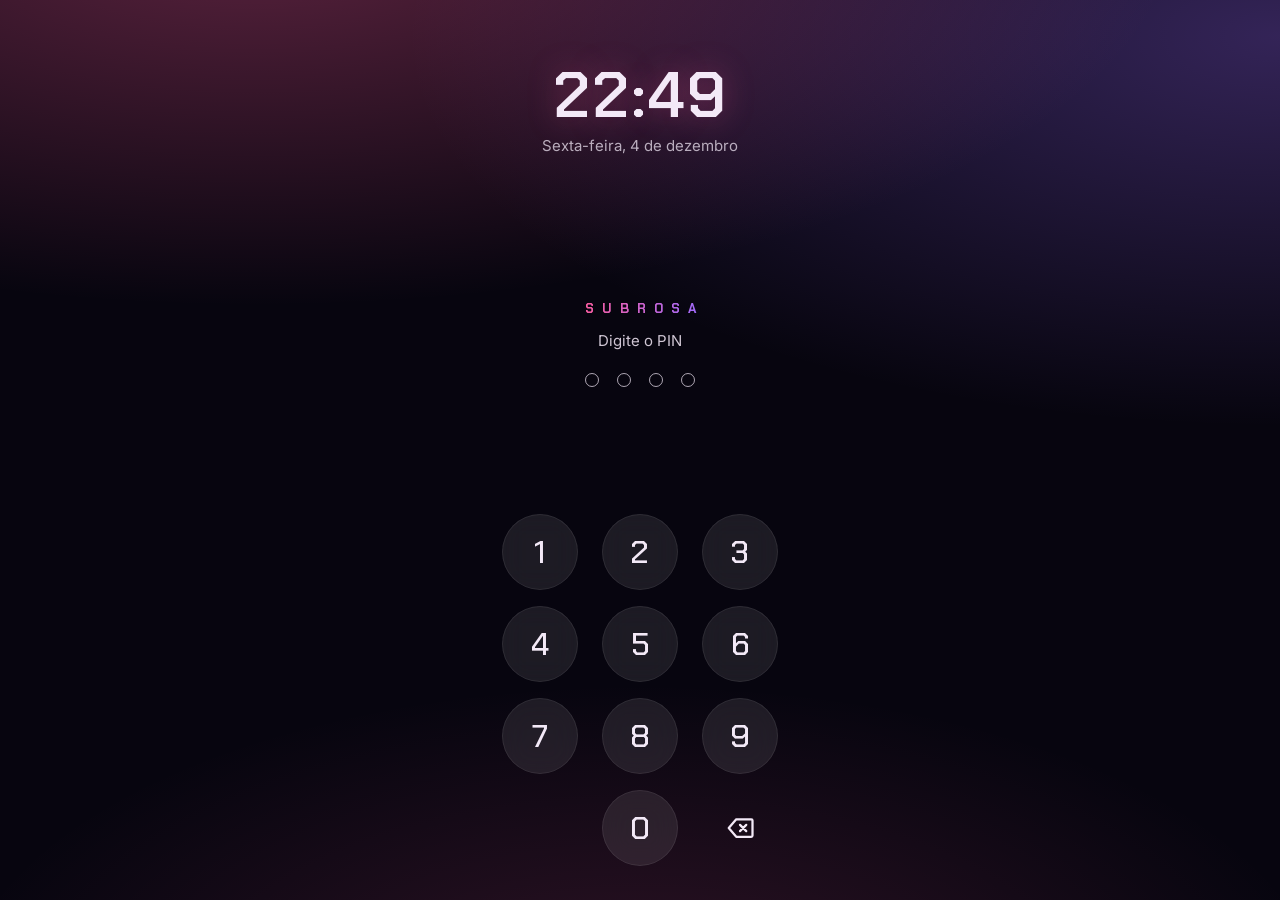
<file: index.html>
<!DOCTYPE html>
<html lang="pt-BR">
<head>
<meta charset="UTF-8">
<meta name="viewport" content="width=device-width, initial-scale=1.0, maximum-scale=1.0, user-scalable=no, viewport-fit=cover">
<title>SUBROSA // Hub</title>
<link rel="icon" type="image/png" href="icons/icon-192.png">
<link rel="manifest" href="manifest.json">
<meta name="theme-color" content="#07050f">
<meta name="apple-mobile-web-app-capable" content="yes">
<meta name="apple-mobile-web-app-status-bar-style" content="black-translucent">
<meta name="apple-mobile-web-app-title" content="Subrosa">
<link rel="apple-touch-icon" href="icons/apple-touch-icon.png">
<!-- login por PIN do site todo: tela de bloqueio até entrar (docs/hub.md) -->
<script src="shared/auth.js"></script>
<link rel="preconnect" href="https://fonts.googleapis.com">
<link href="https://fonts.googleapis.com/css2?family=Chakra+Petch:wght@400;500;600;700&family=JetBrains+Mono:wght@400;500;600;700&family=Inter:wght@400;500;600;700&display=swap" rel="stylesheet">
<style>
  :root{
    --bg:#07050f;
    --panel:#120c1a;
    --panel-2:#1a1126;
    --border:#2a1a38;
    --border-soft:#1d1229;
    --text:#f3e9f7;
    --dim:#a590b3;
    --faint:#5d4a6e;
    --rose:#ff5c9a;
    --violet:#9b6bff;
    --ease-out:cubic-bezier(.2,.8,.2,1);
    --ease-spring:cubic-bezier(.34,1.45,.5,1);
  }
  *{box-sizing:border-box;-webkit-tap-highlight-color:transparent;}
  html,body{margin:0;padding:0;}
  html{touch-action:manipulation;-webkit-text-size-adjust:100%;text-size-adjust:100%;background:var(--bg);}
  body{
    min-height:100vh;min-height:100dvh;
    background:
      repeating-linear-gradient(0deg, rgba(155,107,255,0.045) 0 1px, transparent 1px 42px),
      repeating-linear-gradient(90deg, rgba(155,107,255,0.045) 0 1px, transparent 1px 42px),
      radial-gradient(ellipse 900px 520px at 15% -10%, rgba(255,92,154,0.15), transparent 60%),
      radial-gradient(ellipse 700px 520px at 100% 0%, rgba(155,107,255,0.13), transparent 60%),
      var(--bg);
    color:var(--text);font-family:'Inter',sans-serif;
    overflow-x:hidden;
  }
  /* brilho que respira atrás do logo */
  .halo{
    position:fixed;left:50%;top:-120px;width:560px;height:560px;margin-left:-280px;border-radius:50%;pointer-events:none;
    background:radial-gradient(circle, rgba(255,92,154,0.22), rgba(155,107,255,0.08) 45%, transparent 70%);
    animation:halo 9s ease-in-out infinite alternate;
  }
  @keyframes halo{from{transform:translateY(0) scale(1);opacity:.75;}to{transform:translateY(28px) scale(1.12);opacity:1;}}

  .hub{
    position:relative;max-width:560px;margin:0 auto;
    padding:calc(34px + env(safe-area-inset-top)) 18px calc(40px + env(safe-area-inset-bottom));
    transform-origin:50% 50%;
  }

  /* ---------- CABEÇALHO ---------- */
  .hub-head{text-align:center;margin-bottom:34px;}
  .logo{
    width:86px;height:86px;margin:0 auto 14px;border-radius:26px;position:relative;
    background:radial-gradient(circle at 50% 42%, #2a0f2e, #0c0813 75%);
    border:1px solid rgba(255,92,154,0.28);
    box-shadow:0 0 34px rgba(255,92,154,0.25), inset 0 0 22px rgba(155,107,255,0.12);
    display:flex;align-items:center;justify-content:center;
    animation:logoIn .7s var(--ease-spring) both;
  }
  .logo svg{width:62px;height:62px;filter:drop-shadow(0 0 7px rgba(255,92,154,0.55));}
  @keyframes logoIn{from{opacity:0;transform:scale(.6) rotate(-14deg);}to{opacity:1;transform:none;}}
  .hub-head h1{
    margin:0;font-family:'Chakra Petch',sans-serif;font-weight:700;font-size:30px;letter-spacing:9px;padding-left:9px;
    background:linear-gradient(100deg,var(--rose),var(--violet));-webkit-background-clip:text;background-clip:text;color:transparent;
    animation:rise .6s .08s var(--ease-out) both;
  }
  .hub-head p{
    margin:8px 0 0;font-family:'JetBrains Mono',monospace;font-size:11px;letter-spacing:2.4px;text-transform:uppercase;color:var(--dim);
    animation:rise .6s .16s var(--ease-out) both;
  }
  @keyframes rise{from{opacity:0;transform:translateY(12px);}to{opacity:1;transform:none;}}

  /* ---------- SEÇÕES ---------- */
  .sec{margin-bottom:30px;}
  .sec-head{
    display:flex;align-items:center;gap:10px;margin:0 4px 12px;
    font-family:'JetBrains Mono',monospace;font-size:11px;font-weight:700;letter-spacing:2.2px;text-transform:uppercase;color:var(--dim);
    animation:rise .5s var(--ease-out) both;
  }
  .sec-head::after{content:'';flex:1;height:1px;background:linear-gradient(90deg,var(--border),transparent);}
  .sec-count{color:var(--faint);}

  /* ---------- CARTÃO DE PROJETO ---------- */
  .proj{
    --accent:var(--rose);
    position:relative;display:flex;align-items:center;gap:15px;padding:16px;margin-bottom:12px;
    text-decoration:none;color:inherit;border-radius:20px;overflow:hidden;
    background:linear-gradient(160deg,var(--panel-2),var(--panel));
    border:1px solid color-mix(in srgb, var(--accent) 32%, var(--border));
    box-shadow:0 10px 30px rgba(0,0,0,0.35);
    animation:rise .55s var(--ease-out) both;
    transition:transform .25s var(--ease-out), border-color .25s ease, box-shadow .25s ease, opacity .25s ease, filter .25s ease;
  }
  .proj::before{ /* brilho da cor do projeto no canto */
    content:'';position:absolute;right:-60px;top:-60px;width:180px;height:180px;border-radius:50%;pointer-events:none;
    background:radial-gradient(circle, color-mix(in srgb, var(--accent) 24%, transparent), transparent 70%);
    transition:opacity .3s ease, transform .4s var(--ease-out);opacity:.7;
  }
  @media (hover:hover){
    .proj:hover{transform:translateY(-3px);border-color:var(--accent);box-shadow:0 16px 38px rgba(0,0,0,0.45),0 0 26px color-mix(in srgb, var(--accent) 28%, transparent);}
    .proj:hover::before{opacity:1;transform:scale(1.25);}
    .proj:hover .proj-go{transform:translateX(4px);color:var(--accent);}
  }
  .proj:active{transform:scale(.975);}
  .proj-icon{
    position:relative;width:68px;height:68px;border-radius:18px;flex-shrink:0;object-fit:cover;
    box-shadow:0 0 0 1px color-mix(in srgb, var(--accent) 40%, transparent), 0 6px 20px color-mix(in srgb, var(--accent) 30%, transparent);
  }
  .proj-body{position:relative;flex:1;min-width:0;}
  .proj-name{font-family:'Chakra Petch',sans-serif;font-weight:700;font-size:21px;letter-spacing:.6px;}
  .proj-tag{margin-top:3px;font-size:12.5px;line-height:1.45;color:var(--dim);}
  .proj-chips{display:flex;flex-wrap:wrap;gap:6px;margin-top:9px;}
  .proj-chips span{
    font-family:'JetBrains Mono',monospace;font-size:9.5px;font-weight:600;letter-spacing:1px;text-transform:uppercase;
    padding:3px 8px;border-radius:99px;color:var(--accent);
    background:color-mix(in srgb, var(--accent) 12%, transparent);border:1px solid color-mix(in srgb, var(--accent) 28%, transparent);
  }
  .proj-go{position:relative;flex-shrink:0;color:var(--faint);transition:transform .25s var(--ease-out), color .25s ease;}
  .proj-go svg{width:20px;height:20px;display:block;}

  /* abrindo um projeto: o cartão cresce e o resto apaga */
  body.leaving .proj:not(.opening){opacity:.25;filter:blur(2px);transform:scale(.97);}
  .proj.opening{transform:scale(1.04);border-color:var(--accent);box-shadow:0 0 50px color-mix(in srgb, var(--accent) 55%, transparent);}
  body.leaving .hub{animation:leave .3s ease-in forwards;animation-delay:.05s;}
  @keyframes leave{to{opacity:0;transform:scale(1.03);}}

  /* ---------- VAZIO ---------- */
  .empty{
    display:flex;align-items:center;gap:13px;padding:16px;border-radius:20px;
    border:1.5px dashed var(--border);color:var(--faint);
    animation:rise .55s var(--ease-out) both;
  }
  .empty-plus{
    width:46px;height:46px;border-radius:14px;flex-shrink:0;display:flex;align-items:center;justify-content:center;
    border:1.5px dashed var(--border);font-size:22px;font-weight:300;
  }
  .empty-title{font-family:'Chakra Petch',sans-serif;font-weight:600;font-size:14px;color:var(--dim);}
  .empty-sub{font-size:12px;margin-top:2px;}

  /* quem está logado + sair */
  .who{
    position:absolute;top:calc(14px + env(safe-area-inset-top));right:18px;z-index:2;
    display:flex;align-items:center;gap:8px;padding:6px 6px 6px 11px;border-radius:99px;cursor:pointer;
    font-family:'JetBrains Mono',monospace;font-size:10px;font-weight:700;letter-spacing:1.4px;text-transform:uppercase;
    color:var(--dim);background:rgba(255,255,255,0.05);border:1px solid var(--border);
    transition:color .2s ease, border-color .2s ease, background .2s ease;
    animation:rise .6s .3s var(--ease-out) both;
  }
  .who[hidden]{display:none;}
  .who i{width:6px;height:6px;border-radius:50%;background:var(--rose);box-shadow:0 0 8px var(--rose);}
  .who .out{
    width:20px;height:20px;border-radius:50%;display:flex;align-items:center;justify-content:center;
    background:rgba(255,255,255,0.08);color:var(--text);
  }
  .who .out svg{width:11px;height:11px;display:block;}
  @media (hover:hover){ .who:hover{color:var(--text);border-color:var(--rose);} }
  .who:active{transform:scale(.95);}

  .foot{
    text-align:center;margin-top:18px;font-family:'JetBrains Mono',monospace;font-size:10px;letter-spacing:1.6px;color:var(--faint);
    animation:rise .6s .4s var(--ease-out) both;
  }
  .foot em{font-style:normal;color:var(--dim);}

  /* ---------- LIGANDO (volta do Levina pelo botão de desligar) ---------- */
  .hub.power-on{animation:crtOn .7s cubic-bezier(.2,.7,.2,1) both;}
  @keyframes crtOn{
    0%{transform:scale(0,.012);filter:brightness(5);opacity:0;}
    18%{transform:scale(.04,.012);filter:brightness(5);opacity:1;}
    46%{transform:scale(1,.014);filter:brightness(3);opacity:1;}
    100%{transform:scale(1,1);filter:brightness(1);opacity:1;}
  }

  @media (prefers-reduced-motion: reduce){
    *,*::before,*::after{animation:none !important;transition:none !important;}
  }
</style>
</head>
<body>
<div class="halo"></div>
<main class="hub" id="hub">
  <button class="who" id="who" type="button" hidden aria-label="Sair">
    <i></i><span id="whoRole"></span>
    <span class="out"><svg viewBox="0 0 24 24" fill="none" stroke="currentColor" stroke-width="2.6" stroke-linecap="round" stroke-linejoin="round"><path d="M9 4H5v16h4"/><path d="M16 8l4 4-4 4"/><path d="M20 12H9"/></svg></span>
  </button>
  <header class="hub-head">
    <div class="logo" aria-hidden="true">
      <svg viewBox="0 0 100 100" fill="none" stroke="url(#roseGrad)" stroke-width="4.2" stroke-linecap="round" stroke-linejoin="round">
        <defs><linearGradient id="roseGrad" x1="0" y1="0" x2="1" y2="1"><stop offset="0" stop-color="#ff5c9a"/><stop offset="1" stop-color="#9b6bff"/></linearGradient></defs>
        <path d="M50 50 C 34 45, 27 20, 50 7 C 73 20, 66 45, 50 50 Z"/>
        <path d="M50 50 C 34 45, 27 20, 50 7 C 73 20, 66 45, 50 50 Z" transform="rotate(72 50 50)"/>
        <path d="M50 50 C 34 45, 27 20, 50 7 C 73 20, 66 45, 50 50 Z" transform="rotate(144 50 50)"/>
        <path d="M50 50 C 34 45, 27 20, 50 7 C 73 20, 66 45, 50 50 Z" transform="rotate(216 50 50)"/>
        <path d="M50 50 C 34 45, 27 20, 50 7 C 73 20, 66 45, 50 50 Z" transform="rotate(288 50 50)"/>
        <path stroke="#ffd1e3" stroke-width="3.6" d="M50.7 50.3 L51.0 50.6 L51.1 51.0 L51.1 51.4 L51.0 51.9 L50.8 52.4 L50.4 52.8 L49.9 53.2 L49.3 53.5 L48.6 53.6 L47.9 53.6 L47.1 53.5 L46.3 53.1 L45.5 52.6 L44.8 52.0 L44.2 51.1 L43.8 50.1 L43.5 49.0 L43.4 47.8 L43.6 46.6 L44.0 45.3 L44.6 44.1 L45.5 43.0 L46.6 42.1 L47.9 41.3 L49.4 40.7 L51.0 40.4 L52.7 40.4 L54.5 40.7 L56.2 41.3 L57.8 42.2 L59.3 43.5 L60.6 45.0 L61.6 46.8 L62.3 48.7 L62.7 50.8 L62.7 53.1 L62.3 55.3 L61.5 57.5 L60.3 59.6 L58.8 61.4 L56.9 63.0 L54.7 64.3 L52.2 65.3 L49.6 65.8 L46.9 65.8 L44.1 65.4 L41.4 64.4 L38.9 63.0 L36.6 61.2 L34.6 58.9 L33.0 56.3 L31.8 53.4 L31.2 50.3 L31.1 47.0 L31.5 43.8 L32.5 40.6 L34.1 37.5 L36.2 34.8 L38.8 32.4 L41.8 30.4 L45.2 29.0 L48.8 28.2 L52.5 27.9 L56.3 28.3 L60.1 29.4 L63.6 31.1 L66.8 33.5 L69.7 36.4 L72.0 39.7 L73.7 43.5"/>
      </svg>
    </div>
    <h1>SUBROSA</h1>
    <p>RPGs · apps · ferramentas</p>
  </header>

  <div id="sections"></div>

  <div class="foot"><em>sub rosa</em> — sob a rosa</div>
</main>

<script src="projects.js"></script>
<script>
(function(){
  const SECTIONS = [
    { kind:'rpg', title:'RPGs',        empty:'Nenhum RPG aqui ainda' },
    { kind:'app', title:'Aplicativos', empty:'Nenhum aplicativo ainda' }
  ];
  const ARROW = '<svg viewBox="0 0 24 24" fill="none" stroke="currentColor" stroke-width="2.4" stroke-linecap="round" stroke-linejoin="round"><path d="M9 5 L16 12 L9 19"/></svg>';
  const esc = s => String(s == null ? '' : s).replace(/[&<>"']/g, c => ({'&':'&amp;','<':'&lt;','>':'&gt;','"':'&quot;',"'":'&#39;'}[c]));

  const projects = window.SUBROSA_PROJECTS || [];
  let n = 0; // atraso escalonado da animação de entrada
  const delay = () => `animation-delay:${(0.22 + (n++) * 0.07).toFixed(2)}s`;

  document.getElementById('sections').innerHTML = SECTIONS.map(sec => {
    const list = projects.filter(p => p.kind === sec.kind);
    const cards = list.map(p => `
      <a class="proj" href="${esc(p.path)}" data-name="${esc(p.name)}" style="--accent:${esc(p.accent || '#ff5c9a')};${delay()}">
        <img class="proj-icon" src="${esc(p.icon)}" alt="" draggable="false">
        <div class="proj-body">
          <div class="proj-name">${esc(p.name)}</div>
          <div class="proj-tag">${esc(p.tagline)}</div>
          ${p.tags && p.tags.length ? `<div class="proj-chips">${p.tags.map(t => `<span>${esc(t)}</span>`).join('')}</div>` : ''}
        </div>
        <div class="proj-go">${ARROW}</div>
      </a>`).join('');
    const empty = list.length ? '' : `
      <div class="empty" style="${delay()}">
        <div class="empty-plus">+</div>
        <div><div class="empty-title">${esc(sec.empty)}</div><div class="empty-sub">Em breve</div></div>
      </div>`;
    return `
      <section class="sec">
        <div class="sec-head" style="${delay()}">${esc(sec.title)}<span class="sec-count">${String(list.length).padStart(2,'0')}</span></div>
        ${cards}${empty}
      </section>`;
  }).join('');

  // abrir um projeto: o cartão cresce, o resto apaga, e então navega
  const reduce = window.matchMedia('(prefers-reduced-motion: reduce)').matches;
  document.getElementById('sections').addEventListener('click', (e)=>{
    const a = e.target.closest('a.proj');
    if(!a || e.metaKey || e.ctrlKey || e.shiftKey || e.button === 1) return;
    if(reduce) return;
    e.preventDefault();
    a.classList.add('opening');
    document.body.classList.add('leaving');
    setTimeout(()=>{ location.href = a.getAttribute('href'); }, 280);
  });
  // voltar pelo navegador (cache de página) não pode deixar o hub apagado
  window.addEventListener('pageshow', (e)=>{
    if(e.persisted){
      document.body.classList.remove('leaving');
      document.querySelectorAll('.proj.opening').forEach(el => el.classList.remove('opening'));
    }
  });

  // quem está logado (mestre/jogador) e o botão de sair
  if(window.SubrosaAuth){
    SubrosaAuth.onReady((a)=>{
      const who = document.getElementById('who');
      document.getElementById('whoRole').textContent = a.role === 'master' ? 'Mestre' : 'Jogador';
      who.hidden = false;
      who.onclick = ()=> SubrosaAuth.logout();
    });
  }

  // veio do botão de desligar de um projeto: toca a animação de "ligar"
  try{
    if(sessionStorage.getItem('subrosa-hub-poweron') === '1'){
      sessionStorage.removeItem('subrosa-hub-poweron');
      if(!reduce) document.getElementById('hub').classList.add('power-on');
    }
  } catch(err){}
})();
</script>
<script>window.SUBROSA_PWA = { id:'hub', title:'o Subrosa', swPath:'sw.js', icon:'icons/icon-192.png' };</script>
<script src="shared/pwa.js"></script>
</body>
</html>
</file>
